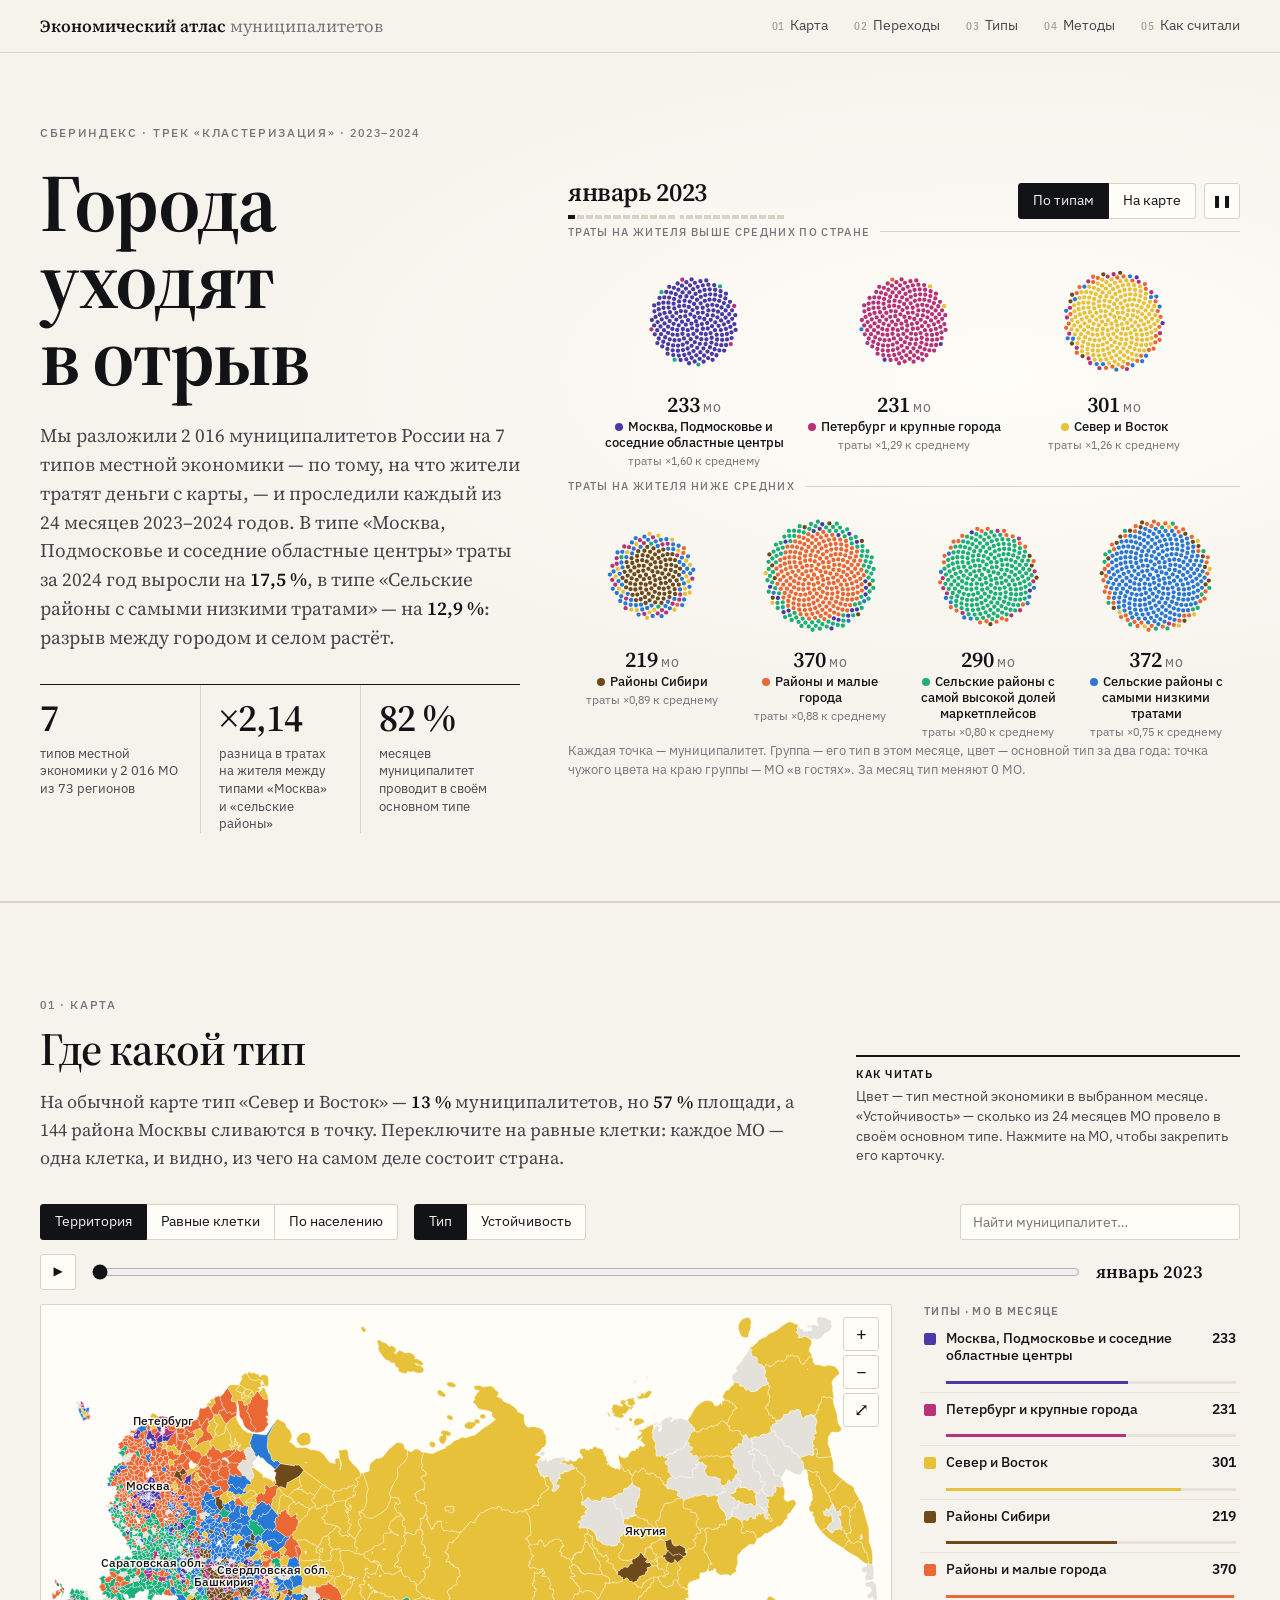
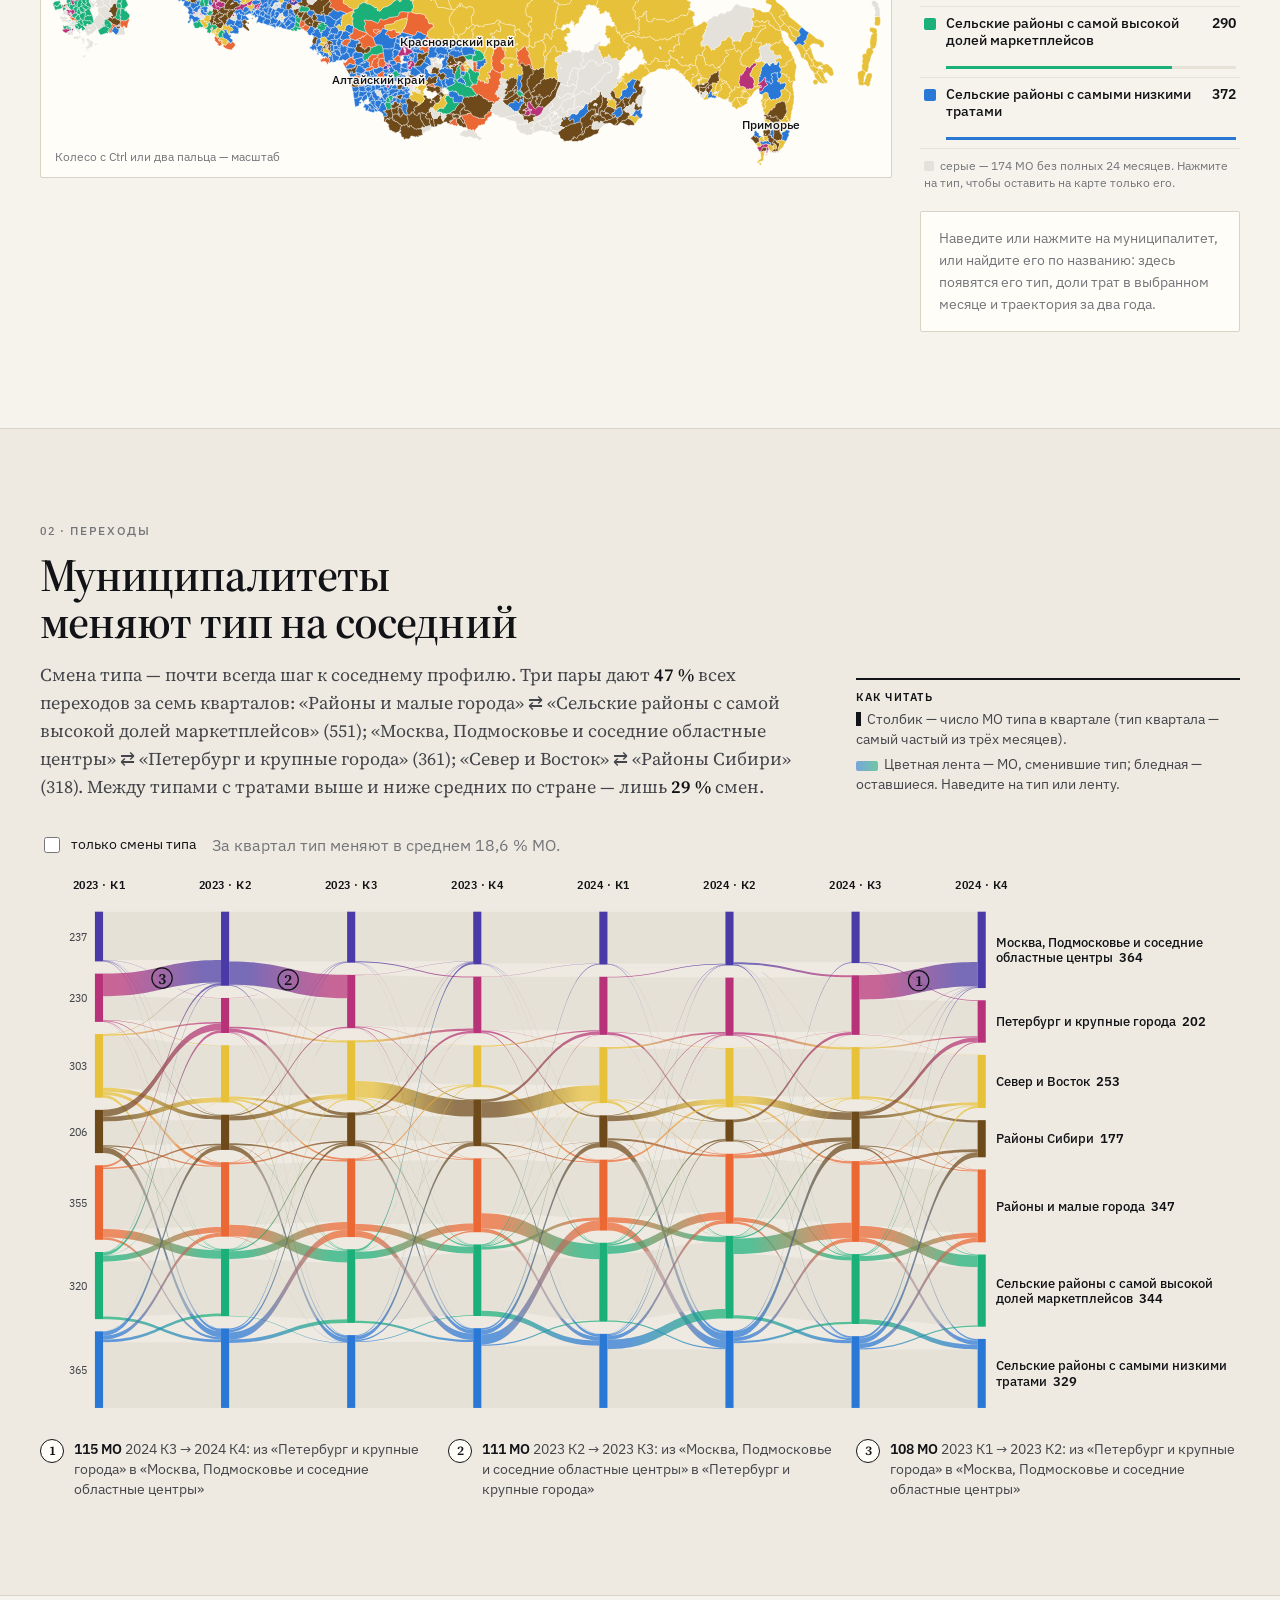
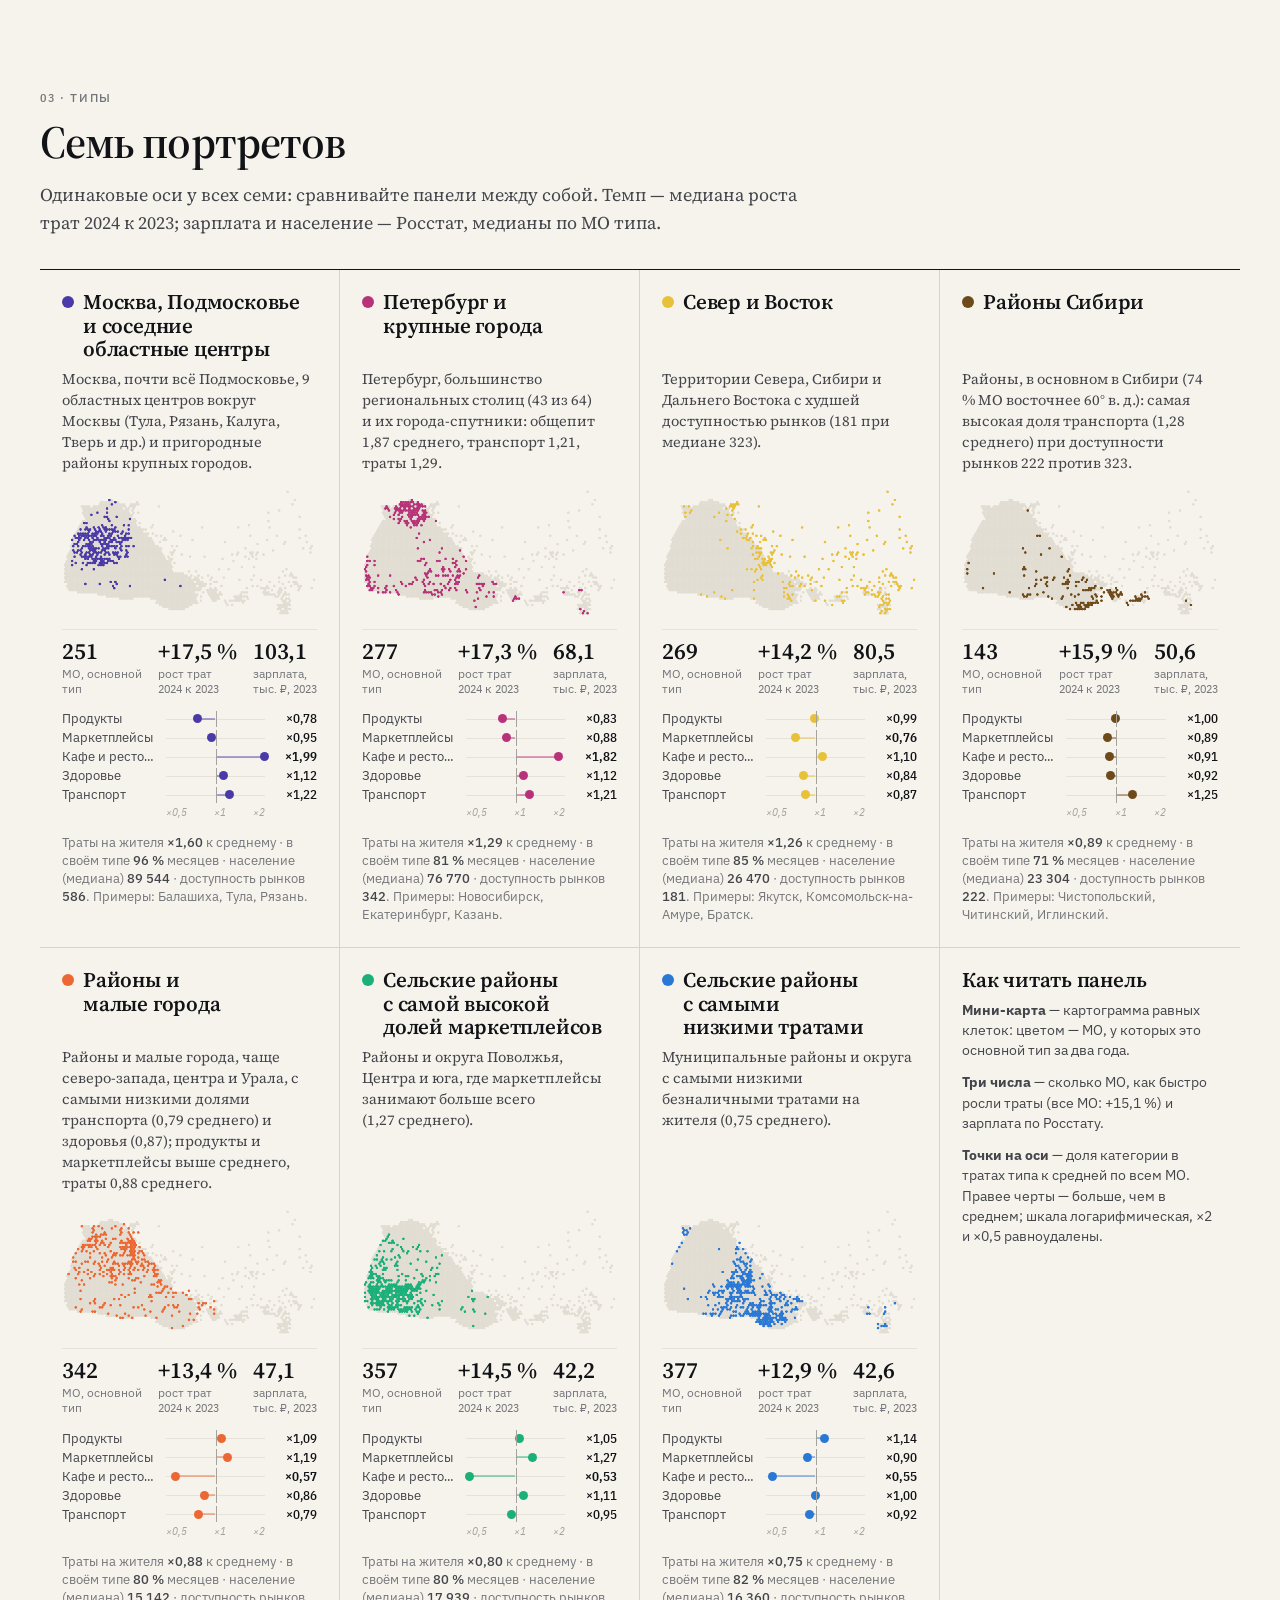
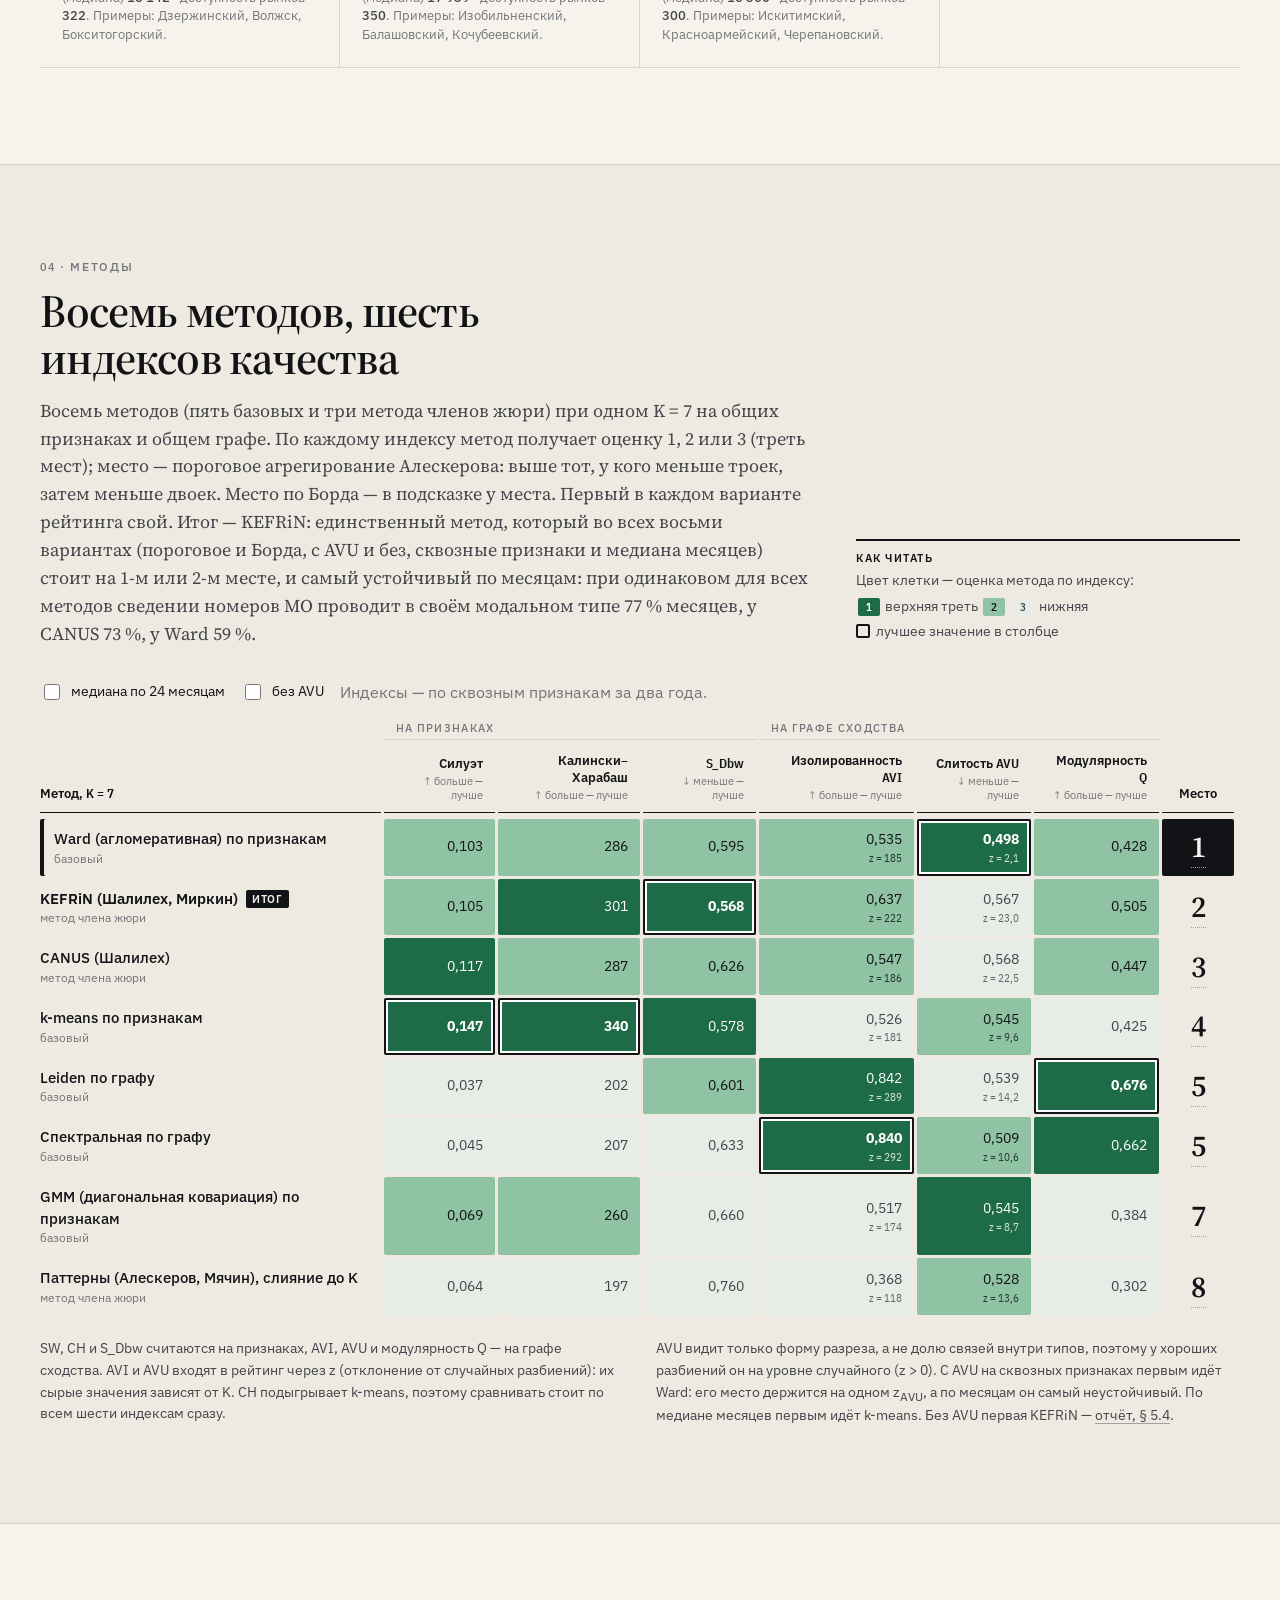
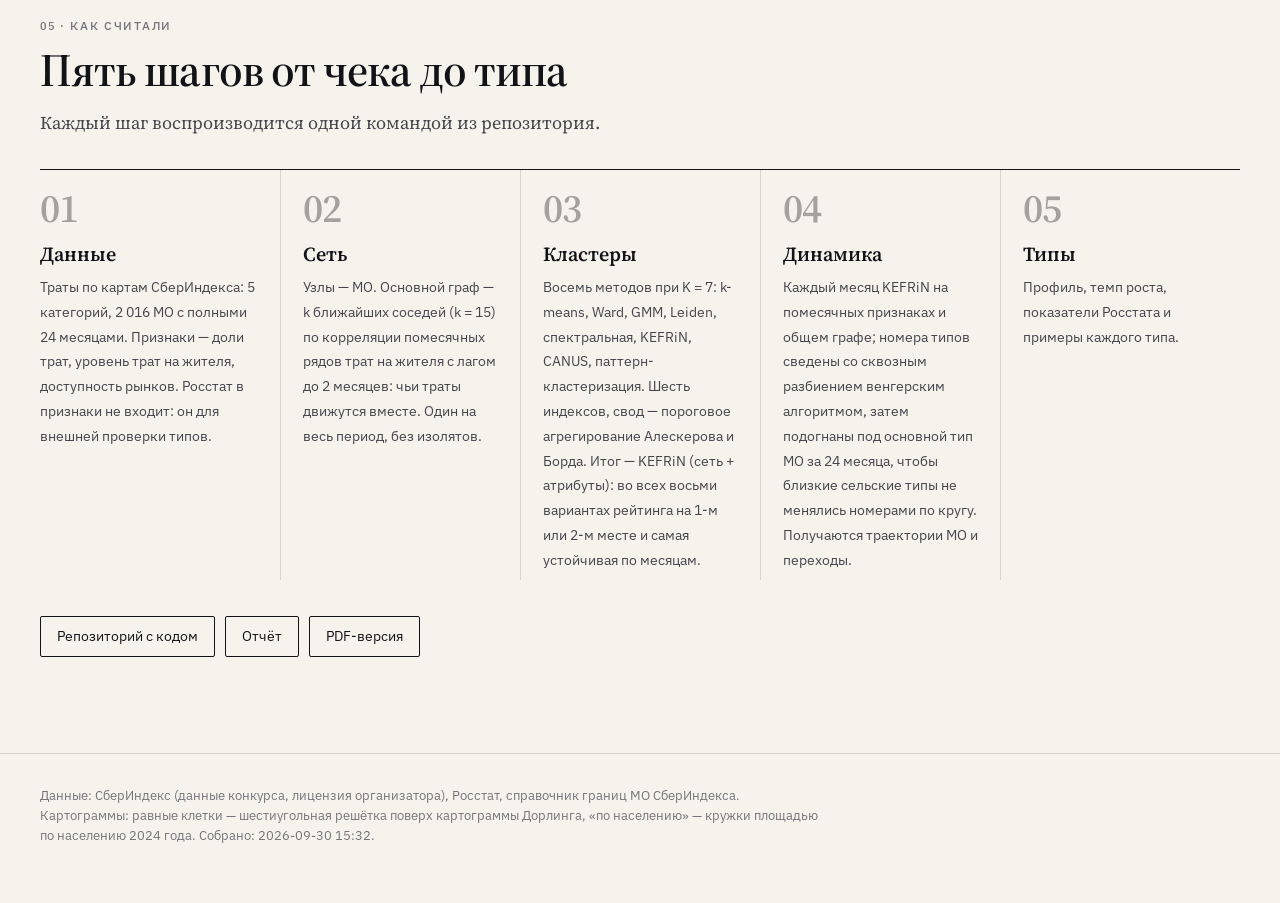
<file: index.html>
<!doctype html>
<html lang="ru">
<head>
<meta charset="utf-8">
<meta name="viewport" content="width=device-width, initial-scale=1">
<title>Экономический атлас муниципалитетов</title>
<meta name="description" content="Семь типов местной экономики 2 016 муниципалитетов России по безналичным тратам жителей (СберИндекс) и их переходы по месяцам 2023–2024 годов.">
<meta name="theme-color" content="#f6f3ec">
<link rel="preconnect" href="https://fonts.googleapis.com">
<link rel="preconnect" href="https://fonts.gstatic.com" crossorigin>
<link href="https://fonts.googleapis.com/css2?family=IBM+Plex+Sans+Condensed:wght@400;500;600&family=IBM+Plex+Sans:wght@400;500;600&family=Source+Serif+4:ital,opsz,wght@0,8..60,400..700;1,8..60,400&display=swap" rel="stylesheet">
<link rel="stylesheet" href="assets/style.css">
</head>
<body>
<header class="top">
  <div class="wrap top-in">
    <a class="brand" href="#top">Экономический атлас <span>муниципалитетов</span></a>
    <nav aria-label="Разделы">
      <a href="#map"><i>01</i>Карта</a><a href="#flows"><i>02</i>Переходы</a><a href="#types"><i>03</i>Типы</a><a href="#methods"><i>04</i>Методы</a><a href="#method"><i>05</i>Как считали</a>
    </nav>
  </div>
</header>

<main id="top">
  <section class="hero">
    <div class="wrap hero-in">
      <div class="hero-text">
        <p class="kicker">СберИндекс · трек «Кластеризация» · 2023–2024</p>
        <h1>Города уходят в&nbsp;отрыв</h1>
        <p class="deck" id="deck"></p>
        <dl class="keynums" id="keynums"></dl>
        <p class="headline sr" id="headline"></p>
      </div>
      <figure class="hero-viz" id="hero">
        <div class="hv-top">
          <div class="hv-month"><output id="hv-month"></output><div class="hv-ticks" id="hv-ticks" aria-hidden="true"></div></div>
          <div class="hv-ctl">
            <div class="seg" role="group" aria-label="Расклад точек">
              <button type="button" data-hv="types" class="on">По типам</button><button type="button" data-hv="map">На карте</button>
            </div>
            <button type="button" class="btn icon" id="hv-play" aria-label="Пауза">❚❚</button>
          </div>
        </div>
        <div class="hv-stage">
          <canvas id="hv-canvas" role="img" aria-label="Две тысячи муниципалитетов точками: группа — тип местной экономики в месяце, цвет — основной тип за два года"></canvas>
          <div class="hv-labels" id="hv-labels"></div>
        </div>
        <figcaption class="hv-cap" id="hv-cap"></figcaption>
      </figure>
    </div>
  </section>

  <section class="block" id="map">
    <div class="wrap">
      <header class="sec-head">
        <div><span class="num">01 · Карта</span><h2>Где какой тип</h2>
          <p class="sub" id="map-lede"></p></div>
        <aside class="howto"><b>Как читать</b>
          <p>Цвет — тип местной экономики в выбранном месяце. «Устойчивость» — сколько из 24 месяцев МО провело в своём основном типе. Нажмите на МО, чтобы закрепить его карточку.</p></aside>
      </header>
      <div class="controls">
        <div class="seg seg-geo" role="group" aria-label="Форма карты">
          <button type="button" class="on" data-geo="area">Территория</button><button type="button" data-geo="eq">Равные клетки</button><button type="button" data-geo="pop">По населению</button>
        </div>
        <div class="seg" role="group" aria-label="Слой карты">
          <button type="button" class="on" data-layer="type">Тип</button><button type="button" data-layer="stab">Устойчивость</button>
        </div>
        <label class="search"><span class="sr">Найти муниципалитет</span>
          <input id="search" list="mo-list" placeholder="Найти муниципалитет…" autocomplete="off"><datalist id="mo-list"></datalist></label>
      </div>
      <div class="timeline">
        <button id="play" class="btn icon" type="button" aria-label="Проиграть по месяцам">▶</button>
        <label class="slider"><span class="sr">Месяц</span><input id="month" type="range" min="0" max="23" value="0" step="1"></label>
        <output id="month-label" class="month-label"></output>
      </div>
      <div class="map-grid">
        <div class="map-box">
          <svg id="map-svg" role="img" aria-label="Карта муниципалитетов России, окрашенных по типу экономики"></svg>
          <div class="zoom"><button type="button" data-z="in" aria-label="Приблизить">+</button><button type="button" data-z="out" aria-label="Отдалить">−</button><button type="button" data-z="reset" aria-label="Вся страна">⤢</button></div>
          <p class="hint" id="map-hint">Колесо с Ctrl или два пальца — масштаб</p>
        </div>
        <aside class="side">
          <div id="legend" class="legend"></div>
          <div id="card" class="card"><p class="muted">Наведите или нажмите на муниципалитет, или найдите его по названию: здесь появятся его тип, доли трат в выбранном месяце и траектория за два года.</p></div>
        </aside>
      </div>
    </div>
  </section>

  <section class="block alt" id="flows">
    <div class="wrap">
      <header class="sec-head">
        <div><span class="num">02 · Переходы</span><h2>Муниципалитеты меняют тип на соседний</h2>
          <p class="sub" id="flow-lede"></p></div>
        <aside class="howto"><b>Как читать</b>
          <p><span class="glyph bar"></span>Столбик — число МО типа в квартале (тип квартала — самый частый из трёх месяцев).</p>
          <p><span class="glyph flow"></span>Цветная лента — МО, сменившие тип; бледная — оставшиеся. Наведите на тип или ленту.</p></aside>
      </header>
      <div class="controls">
        <label class="check"><input type="checkbox" id="only-moves"> только смены типа</label>
        <span class="muted" id="flow-stat"></span>
      </div>
      <p class="swipe muted">Диаграмма шире экрана — листайте вбок.</p>
      <div class="scroll-x"><svg id="alluvial" role="img" aria-label="Аллювиальная диаграмма переходов МО между типами"></svg></div>
    </div>
  </section>

  <section class="block" id="types">
    <div class="wrap">
      <header class="sec-head">
        <div><span class="num">03 · Типы</span><h2>Семь портретов</h2>
          <p class="sub">Одинаковые оси у всех семи: сравнивайте панели между собой. Темп — медиана роста трат 2024 к 2023; зарплата и население — Росстат, медианы по МО типа.</p></div>
      </header>
      <div id="profiles" class="profiles"></div>
    </div>
  </section>

  <section class="block alt" id="methods">
    <div class="wrap">
      <header class="sec-head">
        <div><span class="num">04 · Методы</span><h2>Восемь методов, шесть индексов качества</h2>
          <p class="sub">Восемь методов (пять базовых и три метода членов жюри) при одном K&nbsp;=&nbsp;7 на общих признаках и общем графе. По каждому индексу метод получает оценку 1, 2 или 3 (треть мест); место — пороговое агрегирование Алескерова: выше тот, у кого меньше троек, затем меньше двоек. Место по Борда — в подсказке у места. Первый в каждом варианте рейтинга свой. Итог — KEFRiN: единственный метод, который во всех восьми вариантах (пороговое и Борда, с AVU и без, сквозные признаки и медиана месяцев) стоит на 1-м или 2-м месте, и самый устойчивый по месяцам: при одинаковом для всех методов сведении номеров МО проводит в своём модальном типе 77&nbsp;% месяцев, у CANUS 73&nbsp;%, у Ward 59&nbsp;%.</p></div>
        <aside class="howto"><b>Как читать</b>
          <p>Цвет клетки — оценка метода по индексу:</p>
          <p class="grades"><span class="g1">1</span> верхняя треть <span class="g2">2</span> <span class="g3">3</span> нижняя</p>
          <p><span class="glyph best"></span>лучшее значение в столбце</p></aside>
      </header>
      <div class="controls">
        <label class="check"><input type="checkbox" id="m-month"> медиана по 24 месяцам</label>
        <label class="check"><input type="checkbox" id="m-noavu"> без AVU</label>
        <span class="muted" id="m-state"></span>
      </div>
      <p class="swipe muted">Таблица шире экрана — листайте вбок, место в последнем столбце.</p>
      <div class="scroll-x"><table id="methods-table" class="mtable"></table></div>
      <div class="notes">
        <p class="note">SW, CH и S_Dbw считаются на признаках, AVI, AVU и модулярность Q — на графе сходства. AVI и AVU входят в рейтинг через z (отклонение от случайных разбиений): их сырые значения зависят от K. CH подыгрывает k-means, поэтому сравнивать стоит по всем шести индексам сразу.</p>
        <p class="note">AVU видит только форму разреза, а не долю связей внутри типов, поэтому у хороших разбиений он на уровне случайного (z&nbsp;&gt;&nbsp;0). С AVU на сквозных признаках первым идёт Ward: его место держится на одном z<sub>AVU</sub>, а по месяцам он самый неустойчивый. По медиане месяцев первым идёт k-means. Без AVU первая KEFRiN — <span id="avu-link"></span>.</p>
      </div>
    </div>
  </section>

  <section class="block" id="method">
    <div class="wrap">
      <header class="sec-head">
        <div><span class="num">05 · Как считали</span><h2>Пять шагов от чека до типа</h2>
          <p class="sub">Каждый шаг воспроизводится одной командой из репозитория.</p></div>
      </header>
      <ol class="pipeline">
        <li><b>Данные</b><span>Траты по картам СберИндекса: 5 категорий, 2 016 МО с полными 24 месяцами. Признаки — доли трат, уровень трат на жителя, доступность рынков. Росстат в признаки не входит: он для внешней проверки типов.</span></li>
        <li><b>Сеть</b><span>Узлы — МО. Основной граф — k ближайших соседей (k&nbsp;=&nbsp;15) по корреляции помесячных рядов трат на жителя с лагом до 2 месяцев: чьи траты движутся вместе. Один на весь период, без изолятов.</span></li>
        <li><b>Кластеры</b><span>Восемь методов при K&nbsp;=&nbsp;7: k-means, Ward, GMM, Leiden, спектральная, KEFRiN, CANUS, паттерн-кластеризация. Шесть индексов, свод — пороговое агрегирование Алескерова и Борда. Итог — KEFRiN (сеть + атрибуты): во всех восьми вариантах рейтинга на 1-м или 2-м месте и самая устойчивая по месяцам.</span></li>
        <li><b>Динамика</b><span>Каждый месяц KEFRiN на помесячных признаках и общем графе; номера типов сведены со сквозным разбиением венгерским алгоритмом, затем подогнаны под основной тип МО за 24 месяца, чтобы близкие сельские типы не менялись номерами по кругу. Получаются траектории МО и переходы.</span></li>
        <li><b>Типы</b><span>Профиль, темп роста, показатели Росстата и примеры каждого типа.</span></li>
      </ol>
      <p class="links" id="links"></p>
    </div>
  </section>
</main>

<footer class="foot">
  <div class="wrap">
    <p>Данные: СберИндекс (данные конкурса, лицензия организатора), Росстат, справочник границ МО СберИндекса. Картограммы: равные клетки — шестиугольная решётка поверх картограммы Дорлинга, «по населению» — кружки площадью по населению 2024 года. Собрано: <span id="built"></span>.</p>
  </div>
</footer>

<div id="tip" class="tip" hidden></div>
<script src="vendor/d3.min.js"></script>
<script src="data/atlas.js"></script>
<script src="assets/app.js"></script>
</body>
</html>
</file>
<file: assets/style.css>
/* Экономический атлас: светлая редакционная графика. Цвет — только у данных (7 типов), интерфейс — чернила и бумага. */
:root {
  --paper: #f6f3ec;
  --paper-2: #eeeae1;
  --card: #fffdf8;
  --ink: #121317;
  --ink-2: #43454b;
  --ink-3: #74757a;
  --ink-4: #a3a29d;
  --rule: #d8d3c7;
  --rule-2: #e7e2d7;
  --nodata: #e4e1da;
  --g1: #1d6b47; --g2: #8fc3a4; --g3: #e7ede6;
  --warn-bg: #fff4d1; --warn-ink: #6b4d00;
  --serif: "Source Serif 4", "PT Serif", Georgia, "Times New Roman", serif;
  --sans: "IBM Plex Sans", system-ui, -apple-system, "Segoe UI", Roboto, sans-serif;
  --cond: "IBM Plex Sans Condensed", "IBM Plex Sans", "Arial Narrow", sans-serif;
  --wrap: 1280px;
}
* { box-sizing: border-box; }
html { scroll-behavior: smooth; scroll-padding-top: 60px; }
body { margin: 0; background: var(--paper); color: var(--ink); font: 16px/1.55 var(--sans); font-variant-numeric: tabular-nums; -webkit-font-smoothing: antialiased; text-rendering: optimizeLegibility; }
.wrap { max-width: var(--wrap); margin: 0 auto; padding: 0 40px; }
h1, h2, h3 { font-family: var(--serif); font-weight: 600; font-optical-sizing: auto; text-wrap: balance; }
p { text-wrap: pretty; }
a { color: inherit; text-decoration-color: var(--ink-4); text-underline-offset: 3px; }
a:hover { text-decoration-color: var(--ink); }
.muted { color: var(--ink-3); }
.sr { position: absolute !important; width: 1px; height: 1px; overflow: hidden; clip: rect(0 0 0 0); white-space: nowrap; }
button { font: inherit; color: inherit; }
:focus-visible { outline: 2px solid var(--ink); outline-offset: 2px; }

.stub-note { background: var(--warn-bg); color: var(--warn-ink); border: 1px solid #ecd48a; border-radius: 3px; font-size: 14px; padding: 8px 14px; margin: 0 0 18px; max-width: 820px; }

/* ---- Шапка */
.top { position: sticky; top: 0; z-index: 20; background: rgba(246,243,236,.9); backdrop-filter: saturate(1.4) blur(8px); border-bottom: 1px solid var(--rule); }
.top-in { display: flex; align-items: center; justify-content: space-between; gap: 16px; height: 52px; }
.brand { font: 600 17px/1 var(--serif); color: var(--ink); text-decoration: none; white-space: nowrap; }
.brand span { font-weight: 400; color: var(--ink-3); }
.top nav { display: flex; gap: 26px; }
.top nav a { color: var(--ink-2); text-decoration: none; font-size: 14px; white-space: nowrap; }
.top nav a i { font: 500 11px var(--cond); font-style: normal; color: var(--ink-4); margin-right: 6px; letter-spacing: .04em; }
.top nav a:hover { color: var(--ink); }

/* ---- Первый экран */
.hero { border-bottom: 1px solid var(--rule); background:
  radial-gradient(1200px 520px at 78% 38%, rgba(255,253,248,.95), rgba(246,243,236,0) 70%), var(--paper); }
.hero-in { display: grid; grid-template-columns: minmax(0, 5fr) minmax(0, 7fr); gap: 48px; align-items: center; min-height: calc(100svh - 52px); padding-top: 40px; padding-bottom: 36px; }
.kicker { font: 500 12px/1.4 var(--cond); text-transform: uppercase; letter-spacing: .14em; color: var(--ink-3); margin: 0 0 22px; }
.hero h1 { font-size: clamp(50px, 6.4vw, 96px); line-height: .94; letter-spacing: -.025em; margin: 0 0 26px; font-weight: 650; font-variation-settings: "opsz" 60; }
.deck { font: 400 clamp(18px, 1.5vw, 21px)/1.5 var(--serif); color: var(--ink-2); margin: 0 0 32px; max-width: 34em; }
.deck b { color: var(--ink); font-weight: 600; }
.keynums { display: grid; grid-template-columns: repeat(3, minmax(0, 1fr)); gap: 0; margin: 0; border-top: 1px solid var(--ink); }
.keynums div { padding: 14px 18px 0 0; }
.keynums div + div { padding-left: 18px; border-left: 1px solid var(--rule); }
.keynums dd { margin: 0; font: 600 clamp(30px, 3vw, 44px)/1 var(--serif); letter-spacing: -.02em; font-variation-settings: "opsz" 48; }
.keynums dt { font-size: 13px; line-height: 1.35; color: var(--ink-2); margin-top: 8px; }

.hero-viz { margin: 0; min-width: 0; }
.hv-top { display: flex; justify-content: space-between; align-items: flex-end; gap: 16px; margin-bottom: 6px; }
.hv-month output { display: block; font: 600 26px/1.1 var(--serif); letter-spacing: -.01em; min-width: 8.5em; }
.hv-ticks { display: grid; grid-template-columns: repeat(24, 1fr); gap: 2px; width: 216px; margin-top: 8px; }
.hv-ticks i { height: 4px; background: var(--rule); }
.hv-ticks i.on { background: var(--ink); }
.hv-ticks i.y { margin-left: 3px; }
.hv-ctl { display: flex; gap: 8px; align-items: center; }
.hv-stage { position: relative; }
#hv-canvas { display: block; width: 100%; }
.hv-labels { position: absolute; inset: 0; pointer-events: none; }
.hv-l { position: absolute; transform: translateX(-50%); text-align: center; width: var(--w, 170px); transition: opacity .5s; }
.hv-l .n { font: 600 22px/1 var(--serif); letter-spacing: -.01em; }
.hv-l .n small { font: 500 11px var(--cond); color: var(--ink-3); letter-spacing: .02em; margin-left: 4px; }
.hv-l .t { font: 500 13px/1.22 var(--cond); color: var(--ink); margin-top: 4px; }
.hv-l .t::before { content: ""; display: inline-block; width: 8px; height: 8px; border-radius: 50%; background: var(--c); margin-right: 5px; vertical-align: 0; }
.hv-l .s { font: 400 12px/1.3 var(--cond); color: var(--ink-3); margin-top: 2px; }
.hv-row { position: absolute; left: 0; right: 0; font: 500 11px var(--cond); text-transform: uppercase; letter-spacing: .12em; color: var(--ink-3); display: flex; align-items: center; gap: 10px; transition: opacity .5s; }
.hv-row::after { content: ""; flex: 1; border-top: 1px solid var(--rule); }
.hv-place { position: absolute; transform: translate(-50%, -50%); font: 500 12px/1 var(--cond); color: var(--ink); background: rgba(255,253,248,.82); padding: 2px 5px; border-radius: 2px; white-space: nowrap; transition: opacity .5s; }
.hv-cap { font-size: 13px; line-height: 1.45; color: var(--ink-3); margin-top: 8px; max-width: 60em; }
.hv-cap i { display: inline-block; width: 9px; height: 9px; border-radius: 50%; vertical-align: -1px; margin: 0 2px; }
.hv-off .hv-l, .hv-off .hv-row { opacity: 0; }
.hv-on .hv-place { opacity: 0; }

/* ---- Разделы */
.block { padding: 96px 0; border-top: 1px solid var(--rule); }
.block.alt { background: var(--paper-2); }
.sec-head { display: grid; grid-template-columns: minmax(0, 8fr) minmax(0, 4fr); gap: 48px; align-items: end; margin-bottom: 32px; }
.num { display: block; font: 500 12px/1 var(--cond); text-transform: uppercase; letter-spacing: .14em; color: var(--ink-3); margin-bottom: 14px; }
.sec-head h2 { font-size: clamp(32px, 3.6vw, 52px); line-height: 1.02; letter-spacing: -.02em; margin: 0 0 16px; font-variation-settings: "opsz" 60; }
.sub { margin: 0; color: var(--ink-2); max-width: 44em; font: 400 18px/1.55 var(--serif); }
.sub b { color: var(--ink); font-weight: 600; }
.howto { border-top: 2px solid var(--ink); padding-top: 10px; font-size: 13.5px; line-height: 1.45; color: var(--ink-2); }
.howto b { display: block; font: 600 11px var(--cond); text-transform: uppercase; letter-spacing: .14em; color: var(--ink); margin-bottom: 6px; }
.howto p { margin: 0 0 6px; }
.glyph { display: inline-block; vertical-align: -2px; margin-right: 6px; }
.glyph.bar { width: 5px; height: 14px; background: var(--ink); }
.glyph.flow { width: 22px; height: 10px; background: linear-gradient(90deg, #2a78d6, #1baf7a); opacity: .6; border-radius: 2px; }
.glyph.best { width: 14px; height: 14px; border: 2px solid var(--ink); border-radius: 2px; }
.grades span { display: inline-grid; place-items: center; width: 22px; height: 18px; font: 600 11px var(--cond); border-radius: 2px; margin: 0 2px; }
.grades .g1 { background: var(--g1); color: #fff; } .grades .g2 { background: var(--g2); color: var(--ink); } .grades .g3 { background: var(--g3); color: var(--ink-2); }

/* ---- Управление */
.controls, .timeline { display: flex; flex-wrap: wrap; align-items: center; gap: 12px 16px; margin: 0 0 14px; }
.btn, .seg button, .zoom button { border: 1px solid var(--rule); background: var(--card); border-radius: 3px; height: 36px; min-width: 36px; padding: 0 14px; cursor: pointer; font-size: 14px; transition: border-color .15s, background .15s; }
.btn.icon { padding: 0; width: 36px; font-size: 12px; }
.btn:hover, .seg button:hover, .zoom button:hover { border-color: var(--ink-3); }
.seg { display: inline-flex; }
.seg button { border-radius: 0; }
.seg button + button { border-left: 0; }
.seg button:first-child { border-radius: 3px 0 0 3px; }
.seg button:last-child { border-radius: 0 3px 3px 0; }
.seg button.on { background: var(--ink); color: var(--paper); border-color: var(--ink); }
.seg-geo button.on { background: var(--ink); }
.search { margin-left: auto; }
.search input { height: 36px; width: 280px; max-width: 100%; border: 1px solid var(--rule); border-radius: 3px; padding: 0 12px; font: inherit; font-size: 14px; background: var(--card); }
.timeline { gap: 14px; }
.slider { flex: 1 1 260px; display: flex; }
.slider input { width: 100%; accent-color: var(--ink); }
.month-label { font: 600 18px var(--serif); min-width: 8em; }
.check { display: inline-flex; gap: 8px; align-items: center; cursor: pointer; font-size: 14px; }
.check input { accent-color: var(--ink); width: 16px; height: 16px; }

/* ---- Карта */
.map-grid { display: grid; grid-template-columns: minmax(0, 1fr) 320px; gap: 28px; align-items: start; }
.map-box { position: relative; background: var(--card); border: 1px solid var(--rule); border-radius: 2px; overflow: hidden; }
#map-svg { display: block; width: 100%; height: auto; aspect-ratio: 1.8; touch-action: pan-y; }
#map-svg .geo path { stroke: #fff; stroke-width: .35; vector-effect: non-scaling-stroke; cursor: pointer; }
#map-svg .tiles path { stroke: #fff; stroke-width: .5; vector-effect: non-scaling-stroke; cursor: pointer; }
#map-svg .sel { stroke: var(--ink) !important; stroke-width: 2 !important; }
#map-svg .place { font: 500 12px var(--cond); fill: var(--ink); paint-order: stroke; stroke: rgba(255,253,248,.9); stroke-width: 3px; stroke-linejoin: round; pointer-events: none; }
#map-svg .place-dot { fill: none; stroke: var(--ink); stroke-width: 1; vector-effect: non-scaling-stroke; }
.zoom { position: absolute; top: 12px; right: 12px; display: flex; flex-direction: column; gap: 4px; }
.zoom button { padding: 0; font-size: 18px; line-height: 1; width: 34px; height: 34px; }
.hint { position: absolute; left: 14px; bottom: 10px; margin: 0; font-size: 12px; color: var(--ink-3); pointer-events: none; }

.side { display: grid; gap: 20px; }
.legend { display: grid; gap: 0; }
.legend button { display: grid; grid-template-columns: 12px 1fr auto; gap: 10px; align-items: start; text-align: left; border: 0; border-bottom: 1px solid var(--rule-2); background: none; padding: 8px 4px; cursor: pointer; }
.legend button:hover { background: var(--card); }
.legend button.off { opacity: .3; }
.legend .sw { width: 12px; height: 12px; border-radius: 2px; margin-top: 3px; }
.legend .nm { font: 500 14px/1.25 var(--cond); }
.legend .ct { font: 600 14px/1.25 var(--sans); }
.legend .ct small { display: block; font: 400 11px var(--cond); color: var(--ink-3); text-align: right; }
.legend .bar { grid-column: 2 / -1; height: 3px; background: var(--rule-2); margin-top: 6px; }
.legend .bar i { display: block; height: 100%; }
.legend-note { font-size: 12px; color: var(--ink-3); margin: 8px 4px 0; line-height: 1.45; }
.sw-inline { display: inline-block; width: 10px; height: 10px; border-radius: 2px; background: var(--nodata); margin-right: 6px; vertical-align: -1px; }
.ramp { height: 10px; border-radius: 2px; margin: 8px 4px 4px; }
.ramp-ax { display: flex; justify-content: space-between; font-size: 12px; color: var(--ink-3); margin: 0 4px; }
.legend-h { font: 600 11px var(--cond); text-transform: uppercase; letter-spacing: .12em; color: var(--ink-3); margin: 0 4px 4px; }

.card { background: var(--card); border: 1px solid var(--rule); border-radius: 2px; padding: 16px 18px; font-size: 14px; }
.card p { margin: 0; }
.card h3 { font: 600 19px/1.2 var(--serif); margin: 0 0 2px; }
.card .reg { color: var(--ink-3); font-size: 13px; margin-bottom: 10px; }
.type-pill { display: inline-flex; align-items: center; gap: 6px; font: 600 13px/1.3 var(--cond); margin-bottom: 10px; }
.type-pill i { width: 10px; height: 10px; border-radius: 2px; display: inline-block; flex: none; }
.bars { display: grid; grid-template-columns: 1fr 44px; gap: 3px 8px; align-items: center; margin: 6px 0 12px; }
.bars .lbl { font-size: 12px; color: var(--ink-2); grid-column: 1 / -1; margin-top: 2px; }
.bars .trk { position: relative; height: 6px; background: var(--rule-2); }
.bars .val { position: absolute; left: 0; top: 0; bottom: 0; background: var(--ink-2); }
.bars .avg { position: absolute; top: -3px; bottom: -3px; width: 2px; background: var(--ink); }
.bars .n { text-align: right; font-size: 13px; }
.traj { display: grid; grid-template-columns: repeat(24, 1fr); gap: 2px; margin: 6px 0 2px; }
.traj i { height: 16px; display: block; }
.traj i.now { outline: 2px solid var(--ink); outline-offset: 1px; }
.traj-ax { display: flex; justify-content: space-between; font-size: 11px; color: var(--ink-3); }
.cap { font-size: 12px; color: var(--ink-3); margin-top: 8px !important; }

/* ---- Переходы */
.scroll-x { overflow-x: auto; }
.swipe { display: none; font-size: 13px; margin: 0 0 6px; }
#alluvial { display: block; min-width: 760px; width: 100%; height: auto; overflow: visible; }
#alluvial .link { transition: fill-opacity .2s; }
#alluvial text { font: 12px var(--cond); fill: var(--ink-2); }
#alluvial text.q { font: 600 12px var(--cond); fill: var(--ink); letter-spacing: .04em; }
#alluvial text.tn { font: 500 13px var(--cond); fill: var(--ink); cursor: default; }
#alluvial text.tn tspan.c { font-weight: 600; font-family: var(--sans); }
#alluvial .ann text { font: 500 12px var(--cond); fill: var(--ink); paint-order: stroke; stroke: var(--paper-2); stroke-width: 4px; stroke-linejoin: round; }
#alluvial .ann text.big { font: 600 15px var(--serif); }
#alluvial .ann line { stroke: var(--ink); stroke-width: 1; }
#alluvial .ann circle { fill: none; stroke: var(--ink); stroke-width: 1.2; }

/* ---- Профили: маленькие множества */
.profiles { display: grid; grid-template-columns: repeat(4, minmax(0, 1fr)); gap: 0; border-top: 1px solid var(--ink); }
/* подсетка: заголовки, портреты, мини-карты и оси стоят на одной высоте во всём ряду */
.prof { padding: 20px 22px 24px; border-right: 1px solid var(--rule); border-bottom: 1px solid var(--rule); min-width: 0; display: grid; grid-row: span 7; grid-template-rows: subgrid; row-gap: 0; align-content: start; }
.prof > * { min-width: 0; }
.prof:nth-child(4n) { border-right: 0; }
.prof h3 { font-size: 21px; line-height: 1.12; margin: 0 0 8px; letter-spacing: -.01em; display: flex; gap: 9px; align-items: baseline; }
.prof h3::before { content: ""; flex: none; width: 12px; height: 12px; border-radius: 50%; background: var(--c); transform: translateY(-1px); }
.prof .por { font: 400 14.5px/1.45 var(--serif); color: var(--ink-2); margin: 0 0 14px; }
.prof canvas { display: block; width: 100%; height: auto; margin: 0 0 12px; align-self: end; }
.prof .nums { display: grid; grid-template-columns: repeat(3, auto); justify-content: space-between; gap: 6px; margin: 0 0 14px; }
.prof .nums { border-top: 1px solid var(--rule-2); padding-top: 10px; }
.prof .nums dd { margin: 0; font: 600 23px/1 var(--serif); letter-spacing: -.01em; white-space: nowrap; }
.prof .nums dd small { font: 500 13px var(--sans); color: var(--ink-3); margin-left: 2px; }
.prof .nums dt { font: 400 11.5px/1.3 var(--cond); color: var(--ink-3); margin-top: 4px; }
.prof .nums > div { min-width: 0; }
.xplot { display: grid; grid-template-columns: 96px 1fr 44px; gap: 3px 8px; align-items: center; font: 400 12.5px/1.2 var(--cond); }
.xplot .l { color: var(--ink-2); white-space: nowrap; overflow: hidden; text-overflow: ellipsis; }
.xplot .trk { position: relative; height: 16px; }
.xplot .trk::before { content: ""; position: absolute; left: 0; right: 0; top: 50%; border-top: 1px solid var(--rule-2); }
.xplot .trk::after { content: ""; position: absolute; left: 50%; top: 0; bottom: 0; border-left: 1px solid var(--ink-4); }
.xplot .stem { position: absolute; top: 50%; height: 2px; margin-top: -1px; background: var(--c); opacity: .45; }
.xplot .dot { position: absolute; top: 50%; width: 9px; height: 9px; margin: -4.5px 0 0 -4.5px; border-radius: 50%; background: var(--c); }
.xplot .v { text-align: right; color: var(--ink); font-weight: 500; }
.xplot .v.hi { font-weight: 600; }
.xplot-ax { display: grid; grid-template-columns: 96px 1fr 44px; gap: 8px; font: 400 10.5px var(--cond); color: var(--ink-4); margin-top: 2px; }
.xplot-ax span:nth-child(2) { display: flex; justify-content: space-between; }
.prof .more { font-size: 12.5px; line-height: 1.45; color: var(--ink-3); margin: 14px 0 0; }
.prof .more b { color: var(--ink-2); font-weight: 500; }
.prof.key { background: transparent; display: block; }
.prof.key h3::before { display: none; }
.prof.key p { font-size: 13.5px; line-height: 1.5; color: var(--ink-2); margin: 0 0 12px; }
.prof.key .k-demo { display: grid; grid-template-columns: 96px 1fr; gap: 8px; align-items: center; font: 400 12px var(--cond); color: var(--ink-3); }

/* ---- Методы: хитмап */
.mtable { width: 100%; border-collapse: separate; border-spacing: 3px; font-size: 14px; min-width: 820px; margin: 0 -3px; }
.mtable th, .mtable td { padding: 10px 12px; text-align: right; }
.mtable th:first-child, .mtable td:first-child { text-align: left; min-width: 250px; position: sticky; left: 0; background: var(--paper-2); z-index: 1; padding-left: 0; }
.mtable thead th { font: 600 13px/1.25 var(--cond); vertical-align: bottom; color: var(--ink); border-bottom: 1px solid var(--ink); }
.mtable tr.grp th { text-align: left; font: 500 11px var(--cond); text-transform: uppercase; letter-spacing: .12em; color: var(--ink-3); border-bottom: 1px solid var(--rule); padding: 0 0 4px 12px; }
.mtable tr.grp th:first-child, .mtable tr.grp th:last-child { border-bottom: 0; }
.mtable thead small { display: block; font: 400 11px var(--cond); color: var(--ink-3); margin-top: 2px; }
.mtable td { font-variant-numeric: tabular-nums; border-radius: 2px; position: relative; }
.mtable td.g1 { background: var(--g1); color: #fff; }
.mtable td.g2 { background: var(--g2); color: var(--ink); }
.mtable td.g3 { background: var(--g3); color: var(--ink-2); }
.mtable td.best { box-shadow: inset 0 0 0 2px var(--ink); font-weight: 700; }
.mtable td.g1.best { box-shadow: inset 0 0 0 2px var(--ink), inset 0 0 0 4px #fff; }
.mtable td small { display: block; font: 400 11px var(--cond); opacity: .8; }
.mtable .nm { font: 500 15px/1.25 var(--sans); }
.mtable .fam { display: block; font: 400 12px var(--cond); color: var(--ink-3); }
.mtable .off { opacity: .28; }
.mtable .tag { display: inline-block; margin-left: 8px; padding: 0 6px; border-radius: 2px; background: var(--ink); color: var(--paper); font: 600 11px/18px var(--cond); letter-spacing: .06em; text-transform: uppercase; vertical-align: 1px; }
.mtable td.place { font: 600 30px/1 var(--serif); cursor: help; color: var(--ink); background: transparent; text-align: center; width: 72px; }
.mtable td.place span { border-bottom: 1px dotted var(--ink-4); }
.mtable tr.win td:first-child { box-shadow: inset 4px 0 0 var(--ink); padding-left: 14px; }
.mtable tr.win td.place { background: var(--ink); color: var(--paper); }
.mtable tr.fin td:first-child .nm { font-weight: 600; }
.notes { display: grid; grid-template-columns: 1fr 1fr; gap: 32px; margin-top: 20px; }
.note { font-size: 14px; line-height: 1.55; color: var(--ink-2); margin: 0; }

/* ---- Как считали */
.pipeline { list-style: none; padding: 0; margin: 0 0 36px; display: grid; grid-template-columns: repeat(5, minmax(0, 1fr)); gap: 0; counter-reset: s; border-top: 1px solid var(--ink); }
.pipeline li { position: relative; padding: 18px 22px 8px 0; counter-increment: s; }
.pipeline li + li { padding-left: 22px; border-left: 1px solid var(--rule); }
.pipeline li::before { content: "0" counter(s); display: block; font: 600 40px/1 var(--serif); color: var(--ink-4); margin-bottom: 14px; letter-spacing: -.02em; }
.pipeline b { display: block; font: 600 20px/1.2 var(--serif); margin-bottom: 8px; }
.pipeline span { font-size: 14px; line-height: 1.55; color: var(--ink-2); }
.links { display: flex; flex-wrap: wrap; gap: 10px; margin: 0; }
.links a, .links span { border: 1px solid var(--ink); padding: 9px 16px; border-radius: 2px; text-decoration: none; color: var(--ink); font-size: 14px; }
.links span { color: var(--ink-3); border-color: var(--rule); }

.foot { padding: 32px 0 56px; font-size: 13px; color: var(--ink-3); border-top: 1px solid var(--rule); }
.foot p { margin: 0; max-width: 60em; }

.tip { position: fixed; z-index: 30; pointer-events: none; background: var(--card); border: 1px solid var(--rule); border-radius: 3px; box-shadow: 0 1px 2px rgba(18,19,23,.06), 0 10px 30px rgba(18,19,23,.12); padding: 10px 12px; font-size: 13px; max-width: 300px; }
.tip b { display: block; font-size: 14px; }
.tip .r { color: var(--ink-3); font-size: 12px; margin-bottom: 6px; }
.tip table { border-collapse: collapse; width: 100%; margin-top: 4px; }
.tip td { padding: 1px 0; }
.tip td:last-child { text-align: right; padding-left: 12px; }

@media (max-width: 1100px) {
  .hero-in { grid-template-columns: 1fr; min-height: 0; gap: 0; padding-top: 44px; }
  /* на узком экране картинка сразу после вводки, ключевые числа — под ней */
  .hero-text { display: contents; }
  .kicker { order: 1; } .hero h1 { order: 2; } .deck { order: 3; } .hero-viz { order: 4; margin-bottom: 28px; } .keynums { order: 5; }
  .deck { max-width: 40em; }
  .map-grid { grid-template-columns: 1fr; }
  .profiles { grid-template-columns: repeat(2, minmax(0, 1fr)); }
  .prof:nth-child(4n) { border-right: 1px solid var(--rule); }
  .prof:nth-child(2n) { border-right: 0; }
  .pipeline { grid-template-columns: 1fr; }
  .pipeline li + li { padding-left: 0; border-left: 0; border-top: 1px solid var(--rule); }
  .pipeline li { display: grid; grid-template-columns: 64px 1fr; column-gap: 12px; padding: 16px 0; }
  .pipeline li::before { grid-row: 1 / 3; font-size: 32px; margin: 0; }
  .sec-head { grid-template-columns: 1fr; gap: 20px; }
  .howto { max-width: 44em; }
  .top nav { gap: 16px; }
  .top nav a i { display: none; }
}
@media (max-width: 640px) {
  .wrap { padding: 0 18px; }
  .hero-in { padding-top: 28px; padding-bottom: 28px; }
  .hero h1 { font-size: 46px; }
  .keynums dd { font-size: 28px; }
  .keynums div { padding-right: 10px; }
  .keynums div + div { padding-left: 10px; }
  .keynums dt { font-size: 12px; }
  .hv-top { flex-wrap: wrap; }
  .hv-month output { font-size: 21px; }
  .hv-ticks { width: 160px; }
  .block { padding: 60px 0; }
  .sub { font-size: 16.5px; }
  .top nav { display: none; }
  .search { margin-left: 0; }
  .search, .search input { width: 100%; }
  .hint { display: none; }
  .swipe { display: block; }
  .profiles { grid-template-columns: 1fr; }
  .prof { border-right: 0 !important; padding: 20px 0 24px; }
  .prof .por { min-height: 0; }
  .prof { grid-row: auto; grid-template-rows: none; }
  .deck { font-size: 17px; }
  .notes { grid-template-columns: 1fr; gap: 12px; }
  .seg-geo button { padding: 0 10px; font-size: 13px; }
  .mtable th:first-child, .mtable td:first-child { min-width: 150px; }
  .mtable .nm { font-size: 13.5px; }
}
@media (prefers-reduced-motion: reduce) { html { scroll-behavior: auto; } }

/* Печать и site/landing.pdf (scripts/build_pdf.py): без управления, разделы с новой страницы, таблицы целиком */
@media print {
  @page { size: A4; margin: 10mm; }
  html, body { background: #fff; }
  body { -webkit-print-color-adjust: exact; print-color-adjust: exact; font-size: 12px; }
  .wrap { padding: 0; max-width: none; }
  .top, .zoom, .hint, .swipe, .tip, #card, .hv-ctl, .controls, .timeline .btn, .timeline .slider, .links { display: none !important; }
  .hero { background: #fff; border: 0; }
  .hero-in { grid-template-columns: 1fr; min-height: 0; padding: 0; gap: 12px; }
  .hero h1 { font-size: 44px; margin-bottom: 10px; }
  .deck { font-size: 13.5px; margin-bottom: 8px; }
  .kicker { margin-bottom: 10px; }
  .hv-cap { font-size: 10.5px; }
  .keynums { break-inside: avoid; }
  .keynums dd { font-size: 26px; }
  .block { padding: 12px 0 0; border-top: 0; break-before: page; background: #fff !important; }
  .foot { padding: 12px 0 0; break-inside: avoid; }
  .sec-head { grid-template-columns: 1fr; gap: 8px; break-after: avoid; margin-bottom: 12px; }
  .sec-head h2 { font-size: 30px; }
  .sub { font-size: 14px; }
  .map-grid { grid-template-columns: minmax(0, 1fr) 180px; gap: 14px; }
  .legend .bar, .legend-h { display: none; }
  .legend button { padding: 4px 0; grid-template-columns: 10px 1fr auto; gap: 6px; }
  .legend .nm, .legend .ct { font-size: 10.5px; }
  .legend-note { font-size: 9.5px; margin: 6px 0 0; }
  .prof, .map-box, .legend, .pipeline li, .mtable tr, .scroll-x, .hero-viz { break-inside: avoid; }
  .scroll-x { overflow: visible; }
  #alluvial { min-width: 0; }
  .profiles { grid-template-columns: repeat(3, minmax(0, 1fr)); }
  .prof { padding: 12px 12px 14px; }
  .prof:nth-child(n) { border-right: 1px solid var(--rule); }
  .prof:nth-child(3n) { border-right: 0; }
  .prof h3 { font-size: 16px; }
  .prof .por { font-size: 11.5px; }
  .prof .nums dd { font-size: 18px; }
  .xplot, .xplot-ax { grid-template-columns: 78px 1fr 38px; font-size: 10.5px; }
  .prof .more { font-size: 10.5px; }
  .mtable { min-width: 0; font-size: 11px; }
  .mtable th, .mtable td { padding: 6px; }
  .mtable th:first-child, .mtable td:first-child { min-width: 150px; position: static; background: #fff; }
  .mtable td.place { font-size: 22px; }
  .pipeline { grid-template-columns: 1fr; }
  .pipeline li + li { padding-left: 0; border-left: 0; border-top: 1px solid var(--rule); }
}

/* Выноски к аллювиальной диаграмме */
.callouts { list-style: none; counter-reset: c; display: grid; grid-template-columns: repeat(3, minmax(0, 1fr)); gap: 24px; padding: 0; margin: 18px 0 0; }
.callouts li { counter-increment: c; position: relative; padding-left: 34px; font-size: 14px; line-height: 1.45; color: var(--ink-2); }
.callouts li::before { content: counter(c); position: absolute; left: 0; top: 0; width: 22px; height: 22px; border: 1.2px solid var(--ink); border-radius: 50%; display: grid; place-items: center; font: 600 13px var(--serif); color: var(--ink); background: var(--card); }
.callouts b { color: var(--ink); font-weight: 600; }
@media (max-width: 640px) { .callouts { grid-template-columns: 1fr; gap: 10px; } }
</file>
